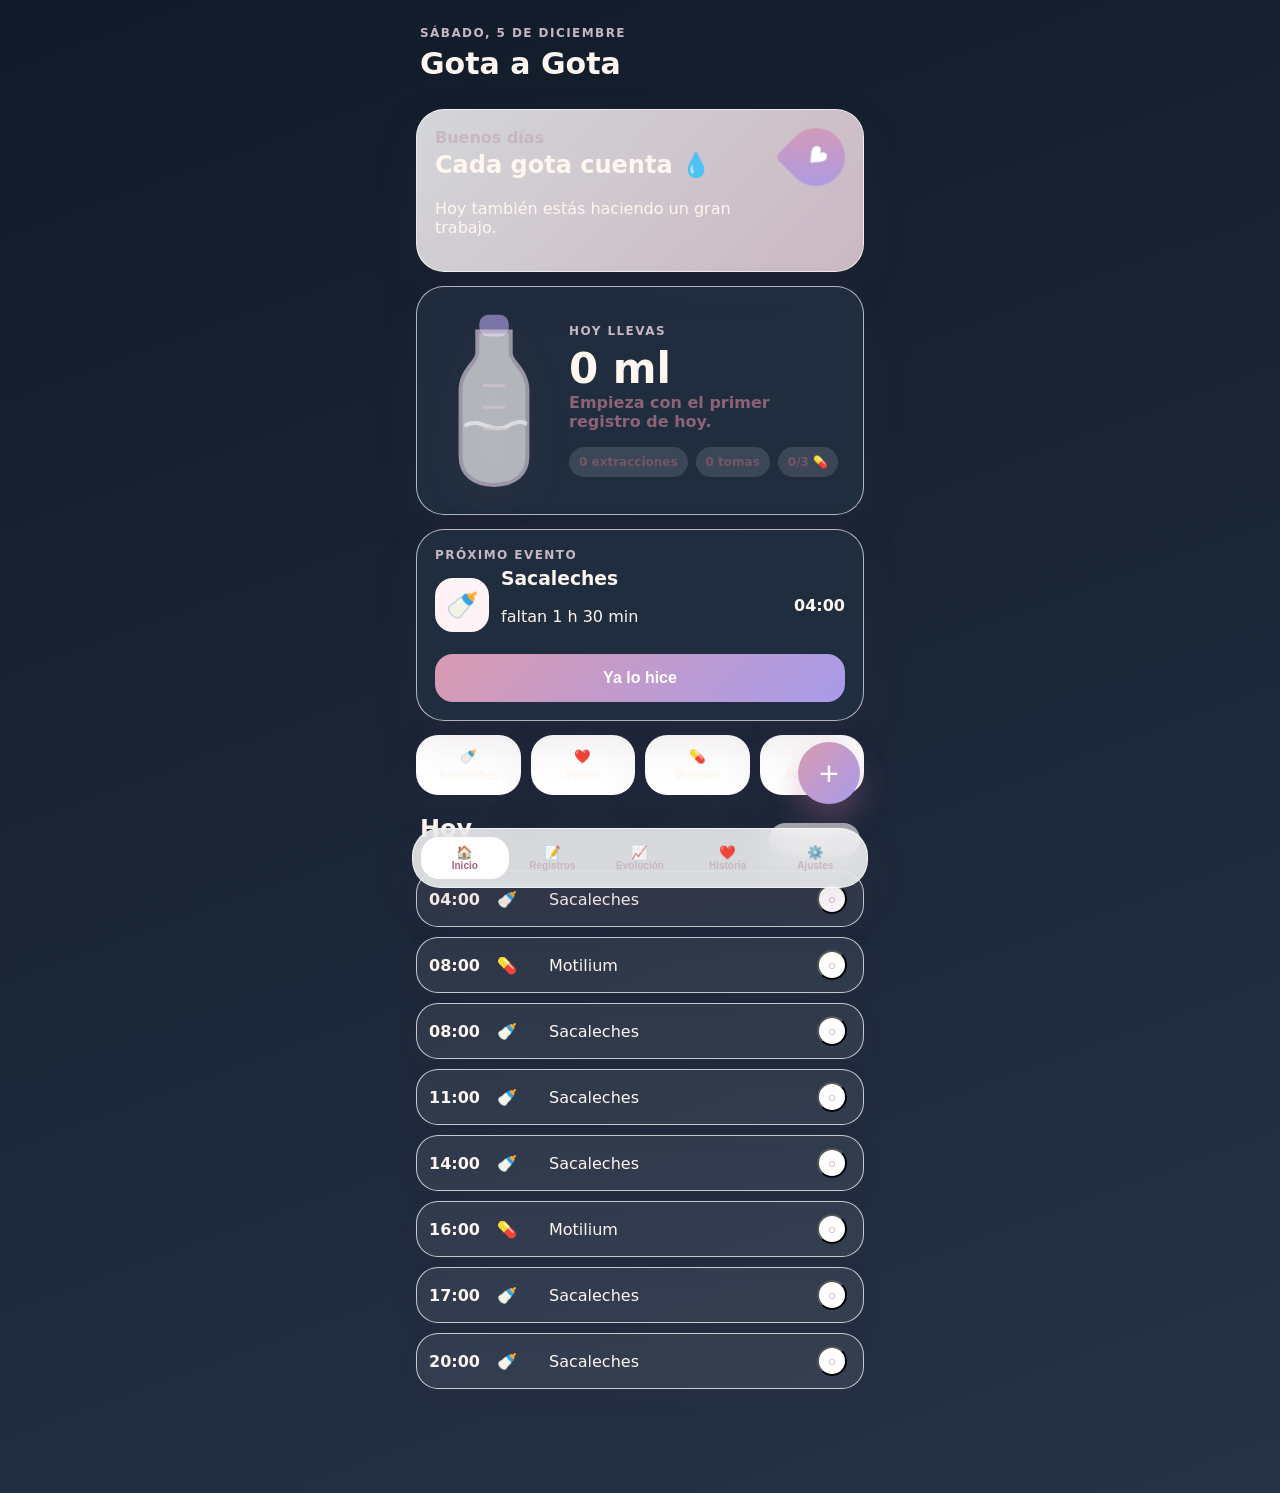
<file: index.html>
<!doctype html>
<html lang="es">
<head>
  <meta charset="utf-8" />
  <meta name="viewport" content="width=device-width, initial-scale=1, viewport-fit=cover" />
  <meta name="theme-color" content="#f7e8ee" />
  <title>Gota a Gota</title>
  <link rel="manifest" href="manifest.json" />
  <link rel="stylesheet" href="styles.css" />
</head>
<body>
  <div class="app" id="app">
    <header class="app-header">
      <div>
        <p id="dateLabel" class="overline">Hoy</p>
        <h1>Gota a Gota</h1>
      </div>
      <button id="installBtn" class="round hidden" title="Instalar">⌂</button>
    </header>

    <main>
      <section id="screen-home" class="screen active">
        <article class="hero glass">
          <div>
            <p class="greeting" id="greeting">Buenos días</p>
            <h2>Cada gota cuenta 💧</h2>
            <p id="dailyMessage">Hoy también estás haciendo un gran trabajo.</p>
          </div>
          <div class="heart-drop">♥</div>
        </article>

        <article class="milk-card card">
          <div class="bottle-wrap" id="bottleWrap">
            <svg class="bottle" viewBox="0 0 120 190" aria-label="Botella de progreso">
              <defs>
                <clipPath id="bottleClip"><path d="M43 27h34v22c0 9 17 17 17 38v67c0 18-13 29-34 29s-34-11-34-29V87c0-21 17-29 17-38V27z"/></clipPath>
                <linearGradient id="milkGrad" x1="0" x2="0" y1="0" y2="1"><stop offset="0" stop-color="#fff8de"/><stop offset="1" stop-color="#f7d9a4"/></linearGradient>
              </defs>
              <rect x="45" y="10" width="30" height="22" rx="9" fill="#c6b1ff" opacity=".55"/>
              <path d="M43 27h34v22c0 9 17 17 17 38v67c0 18-13 29-34 29s-34-11-34-29V87c0-21 17-29 17-38V27z" fill="#fff" opacity=".65" stroke="#decede" stroke-width="4"/>
              <g clip-path="url(#bottleClip)"><rect id="milkFill" x="20" y="180" width="80" height="0" fill="url(#milkGrad)"/><path d="M30 123c16-10 27 9 44 0 9-5 15-5 20-2" fill="none" stroke="#fff" stroke-width="4" opacity=".55"/></g>
              <path d="M50 82h20M50 104h20M50 126h20" stroke="#d6c4cf" stroke-width="3" stroke-linecap="round" opacity=".7"/>
            </svg>
          </div>
          <div class="milk-info">
            <p class="overline">Hoy llevas</p>
            <h2 id="todayMl">0 ml</h2>
            <p id="trendText" class="trend">Empieza con el primer registro de hoy.</p>
            <div class="stats-row">
              <span id="pumpStat">0 extracciones</span>
              <span id="breastStat">0 tomas</span>
              <span id="pillStat">0/3 💊</span>
            </div>
          </div>
        </article>

        <article class="card next-card">
          <p class="overline">Próximo evento</p>
          <div class="next-grid">
            <div id="nextEmoji" class="event-emoji">🍼</div>
            <div><h3 id="nextTitle">Sacaleches</h3><p id="nextSub">Calculando…</p></div>
            <strong id="nextTime">--:--</strong>
          </div>
          <button id="quickDone" class="primary">Ya lo hice</button>
        </article>

        <div class="quick-actions">
          <button data-open="pump">🍼<span>Sacaleches</span></button>
          <button data-open="breast">❤️<span>Pecho</span></button>
          <button data-open="motilium">💊<span>Motilium</span></button>
          <button data-open="power">⚡<span>Poderosa</span></button>
        </div>

        <div class="section-title"><h2>Hoy</h2><button id="recalc" class="link-btn">Recalcular</button></div>
        <div id="timeline" class="timeline"></div>
      </section>

      <section id="screen-log" class="screen">
        <div class="section-title"><h2>Registros del día</h2><button id="newEntry" class="link-btn">Nuevo</button></div>
        <div id="entriesList" class="entries"></div>
      </section>

      <section id="screen-progress" class="screen">
        <article class="card progress-hero"><p class="overline">Mi evolución</p><h2 id="weekTotal">0 ml esta semana</h2><p id="weekCompare">Aún no hay datos suficientes para comparar.</p></article>
        <article class="card"><h3>Últimos 7 días</h3><div id="bars" class="bars"></div></article>
        <div class="metric-grid">
          <article class="metric"><span>Media</span><strong id="avgPump">0 ml</strong></article>
          <article class="metric"><span>Récord</span><strong id="recordPump">0 ml</strong></article>
          <article class="metric"><span>Izquierdo</span><strong id="leftTotal">0 ml</strong></article>
          <article class="metric"><span>Derecho</span><strong id="rightTotal">0 ml</strong></article>
        </div>
      </section>

      <section id="screen-story" class="screen">
        <article class="card story"><div class="big-drop">💧</div><h2>Mi historia</h2><p>Llevas <strong id="daysUsing">1 día</strong> cuidando este camino.</p><div class="story-grid"><span>Total</span><strong id="allMilk">0 ml</strong><span>Extracciones</span><strong id="allPumps">0</strong><span>Lactancias</span><strong id="allBreasts">0</strong></div></article>
      </section>

      <section id="screen-settings" class="screen">
        <article class="card"><h2>Ajustes</h2><label>Motilium desde<input id="motiliumStart" type="time"></label><label>Sacaleches desde<input id="pumpStart" type="time"></label><label>Extracción noche<input id="nightPump" type="time"></label><label>Cada cuántas horas sacaleches<input id="pumpEvery" type="number" min="1" max="6"></label><button id="saveSettings" class="primary">Guardar ajustes</button></article>
        <article class="card"><h3>Notificaciones</h3><p class="muted">En Android, instala la app desde Chrome y permite notificaciones.</p><button id="enableNotifications" class="secondary">Activar notificaciones</button></article>
        <article class="card"><h3>Datos</h3><button id="exportData" class="secondary">Exportar JSON</button><button id="clearData" class="danger">Borrar datos</button></article>
      </section>
    </main>

    <button id="fab" class="fab">+</button>
    <nav class="bottom-nav">
      <button class="active" data-tab="home">🏠<span>Inicio</span></button>
      <button data-tab="log">📝<span>Registros</span></button>
      <button data-tab="progress">📈<span>Evolución</span></button>
      <button data-tab="story">❤️<span>Historia</span></button>
      <button data-tab="settings">⚙️<span>Ajustes</span></button>
    </nav>
  </div>

  <div id="sheet" class="sheet hidden">
    <div class="sheet-card">
      <button id="closeSheet" class="sheet-close">×</button>
      <h2 id="sheetTitle">Nuevo registro</h2>
      <div id="typePicker" class="type-picker">
        <button data-type="pump">🍼 Sacaleches</button><button data-type="breast">❤️ Lactancia</button><button data-type="motilium">💊 Motilium</button><button data-type="power">⚡ Poderosa</button>
      </div>
      <form id="entryForm">
        <input id="editingId" type="hidden"><input id="entryType" type="hidden" value="pump">
        <div class="two"><label>Fecha<input id="entryDate" type="date" required></label><label>Hora<input id="entryTime" type="time" required></label></div>
        <div id="milkFields"><div class="two"><label>Izquierdo<input id="leftMl" type="number" min="0" value="0"></label><label>Derecho<input id="rightMl" type="number" min="0" value="0"></label></div><p id="formTotal" class="total-pill">Total: 0 ml</p></div>
        <div id="breastFields" class="hidden"><label>Duración<input id="duration" type="number" min="0" placeholder="18 min"></label><label>Pecho<select id="side"><option>Ambos</option><option>Izquierdo</option><option>Derecho</option></select></label><label>¿Se quedó satisfecha?<select id="mood"><option></option><option>😊 Sí</option><option>😐 Regular</option><option>😢 No</option></select></label></div>
        <label>Notas<textarea id="notes" rows="2" placeholder="Opcional"></textarea></label>
        <button class="primary" type="submit">Guardar</button>
        <button id="deleteEntry" class="danger hidden" type="button">Eliminar registro</button>
      </form>
    </div>
  </div>

  <div id="toast" class="toast hidden">✨ Guardado</div>
  <script src="app.js"></script>
</body>
</html>
</file>
<file: styles.css>
:root{--bg:#fff8f5;--card:rgba(255,255,255,.78);--ink:#3b2935;--muted:#8d7482;--rose:#f2a9bd;--lav:#c7b7ff;--sage:#b9d8c2;--cream:#fff1c8;--shadow:0 18px 45px rgba(95,55,82,.13);--radius:28px}*{box-sizing:border-box}body{margin:0;font-family:Inter,system-ui,-apple-system,Segoe UI,sans-serif;color:var(--ink);background:radial-gradient(circle at 10% 0,#ffe4ee,transparent 35%),radial-gradient(circle at 90% 10%,#e9e0ff,transparent 35%),var(--bg)}body.night{--bg:#182536;--card:rgba(35,48,66,.82);--ink:#fff6ef;--muted:#c6b7c2;--rose:#d99ab1;--lav:#a89bea;background:linear-gradient(160deg,#101a28,#263247)}.app{max-width:480px;margin:0 auto;min-height:100vh;padding:18px 16px 104px}.app-header{display:flex;justify-content:space-between;align-items:center;padding:8px 4px 14px}.overline{font-size:12px;text-transform:uppercase;letter-spacing:.12em;color:var(--muted);font-weight:800;margin:0 0 6px}h1,h2,h3,p{margin-top:0}h1{font-size:30px;margin-bottom:0}.card,.glass{background:var(--card);backdrop-filter:blur(14px);border:1px solid rgba(255,255,255,.65);border-radius:var(--radius);box-shadow:var(--shadow);padding:18px;margin:14px 0}.hero{display:flex;justify-content:space-between;gap:14px;background:linear-gradient(135deg,rgba(255,255,255,.82),rgba(255,226,237,.78))}.heart-drop{width:58px;height:58px;border-radius:55% 55% 55% 10%;transform:rotate(45deg);display:grid;place-items:center;background:linear-gradient(135deg,var(--rose),var(--lav));color:#fff;font-size:24px;flex:none}.heart-drop::first-letter{transform:rotate(-45deg)}.greeting{font-weight:800;color:var(--muted);margin-bottom:4px}.milk-card{display:flex;gap:16px;align-items:center}.bottle-wrap{width:118px;flex:none}.bottle{width:100%;filter:drop-shadow(0 12px 18px rgba(112,83,98,.13))}.bottle.bump{animation:bump .45s ease}.milk-info h2{font-size:42px;margin:0}.trend{color:#8d6376;font-weight:700}.stats-row{display:flex;flex-wrap:wrap;gap:8px}.stats-row span,.total-pill{background:#fff4f7;border-radius:999px;padding:8px 10px;font-size:12px;color:#745767;font-weight:800}body.night .stats-row span,body.night .total-pill{background:rgba(255,255,255,.12)}.next-grid{display:grid;grid-template-columns:54px 1fr auto;gap:12px;align-items:center}.event-emoji{height:54px;width:54px;border-radius:18px;background:#fff3f7;display:grid;place-items:center;font-size:26px}.primary,.secondary,.danger{width:100%;border:0;border-radius:18px;padding:15px 18px;font-weight:900;font-size:16px;margin-top:12px}.primary{background:linear-gradient(135deg,var(--rose),var(--lav));color:white}.secondary{background:#fff;color:var(--ink);border:1px solid #eadbe3}.danger{background:#ffe1e1;color:#8c3030}.quick-actions{display:grid;grid-template-columns:repeat(4,1fr);gap:10px}.quick-actions button{border:0;border-radius:22px;background:#fff;box-shadow:var(--shadow);padding:14px 6px;font-weight:800;color:var(--ink)}.quick-actions span{display:block;font-size:11px;margin-top:5px}.section-title{display:flex;justify-content:space-between;align-items:center;margin:20px 4px 8px}.link-btn,.round{border:0;background:rgba(255,255,255,.6);border-radius:999px;padding:9px 12px;color:#8f6077;font-weight:900}.timeline,.entries{display:flex;flex-direction:column;gap:10px}.time-row,.entry-row{display:grid;grid-template-columns:58px 42px 1fr 34px;gap:10px;align-items:center;background:rgba(255,255,255,.65);border:1px solid rgba(255,255,255,.72);border-radius:22px;padding:12px;box-shadow:0 8px 22px rgba(95,55,82,.08)}body.night .time-row,body.night .entry-row{background:rgba(255,255,255,.08)}.time{font-weight:900}.status{width:30px;height:30px;border-radius:50%;display:grid;place-items:center;background:#fff;color:#b899a9}.done .status{background:#dff2e5;color:#2e8a53}.screen{display:none}.screen.active{display:block;animation:rise .25s ease}.bottom-nav{position:fixed;left:50%;bottom:12px;transform:translateX(-50%);width:min(456px,calc(100% - 24px));background:rgba(255,255,255,.82);backdrop-filter:blur(18px);border:1px solid rgba(255,255,255,.65);border-radius:28px;box-shadow:var(--shadow);display:grid;grid-template-columns:repeat(5,1fr);padding:8px}.bottom-nav button{border:0;background:transparent;border-radius:18px;padding:8px 2px;color:var(--muted);font-weight:800}.bottom-nav button.active{background:#fff;color:#a85f7e}.bottom-nav span{display:block;font-size:10px}.fab{position:fixed;right:calc(50% - 220px);bottom:96px;width:62px;height:62px;border:0;border-radius:50%;font-size:34px;color:#fff;background:linear-gradient(135deg,var(--rose),var(--lav));box-shadow:0 16px 30px rgba(171,100,142,.35)}@media(max-width:520px){.fab{right:22px}}.sheet{position:fixed;inset:0;background:rgba(53,35,48,.25);display:grid;align-items:end;z-index:10}.sheet.hidden,.hidden{display:none!important}.sheet-card{max-width:480px;width:100%;margin:0 auto;background:var(--bg);border-radius:34px 34px 0 0;padding:22px 18px 28px;box-shadow:0 -20px 60px rgba(0,0,0,.18);max-height:90vh;overflow:auto}.sheet-close{float:right;border:0;background:#fff;border-radius:50%;width:36px;height:36px;font-size:24px}.type-picker{display:grid;grid-template-columns:1fr 1fr;gap:10px;margin:14px 0}.type-picker button{border:0;border-radius:18px;background:#fff;padding:13px;font-weight:850;color:var(--ink)}.type-picker button.active{outline:3px solid #f0c0d0}label{display:block;font-weight:800;color:var(--muted);margin:12px 0 6px}input,select,textarea{width:100%;border:1px solid #eadde5;border-radius:17px;background:rgba(255,255,255,.8);padding:13px;color:var(--ink);font:inherit}.two{display:grid;grid-template-columns:1fr 1fr;gap:12px}.bars{display:flex;align-items:end;gap:8px;height:170px;padding-top:20px}.bar{flex:1;min-height:10px;background:linear-gradient(180deg,var(--lav),var(--rose));border-radius:12px 12px 6px 6px;position:relative}.bar span{position:absolute;bottom:-24px;left:50%;transform:translateX(-50%);font-size:10px;color:var(--muted);font-weight:800}.metric-grid{display:grid;grid-template-columns:1fr 1fr;gap:12px}.metric{background:var(--card);border-radius:24px;padding:18px;box-shadow:var(--shadow)}.metric span{display:block;color:var(--muted);font-weight:800}.metric strong{font-size:24px}.story{text-align:center}.big-drop{font-size:54px}.story-grid{display:grid;grid-template-columns:1fr 1fr;gap:12px;text-align:left;margin-top:18px}.toast{position:fixed;left:50%;top:22px;transform:translateX(-50%);z-index:20;background:#3b2935;color:white;border-radius:999px;padding:14px 22px;font-weight:900;box-shadow:var(--shadow);animation:pop .9s ease}.muted{color:var(--muted)}@keyframes rise{from{opacity:0;transform:translateY(8px)}to{opacity:1;transform:translateY(0)}}@keyframes bump{50%{transform:scale(1.06) rotate(-2deg)}}@keyframes pop{0%{opacity:0;transform:translate(-50%,-12px)}20%,80%{opacity:1;transform:translate(-50%,0)}100%{opacity:0;transform:translate(-50%,-12px)}}
</file>
